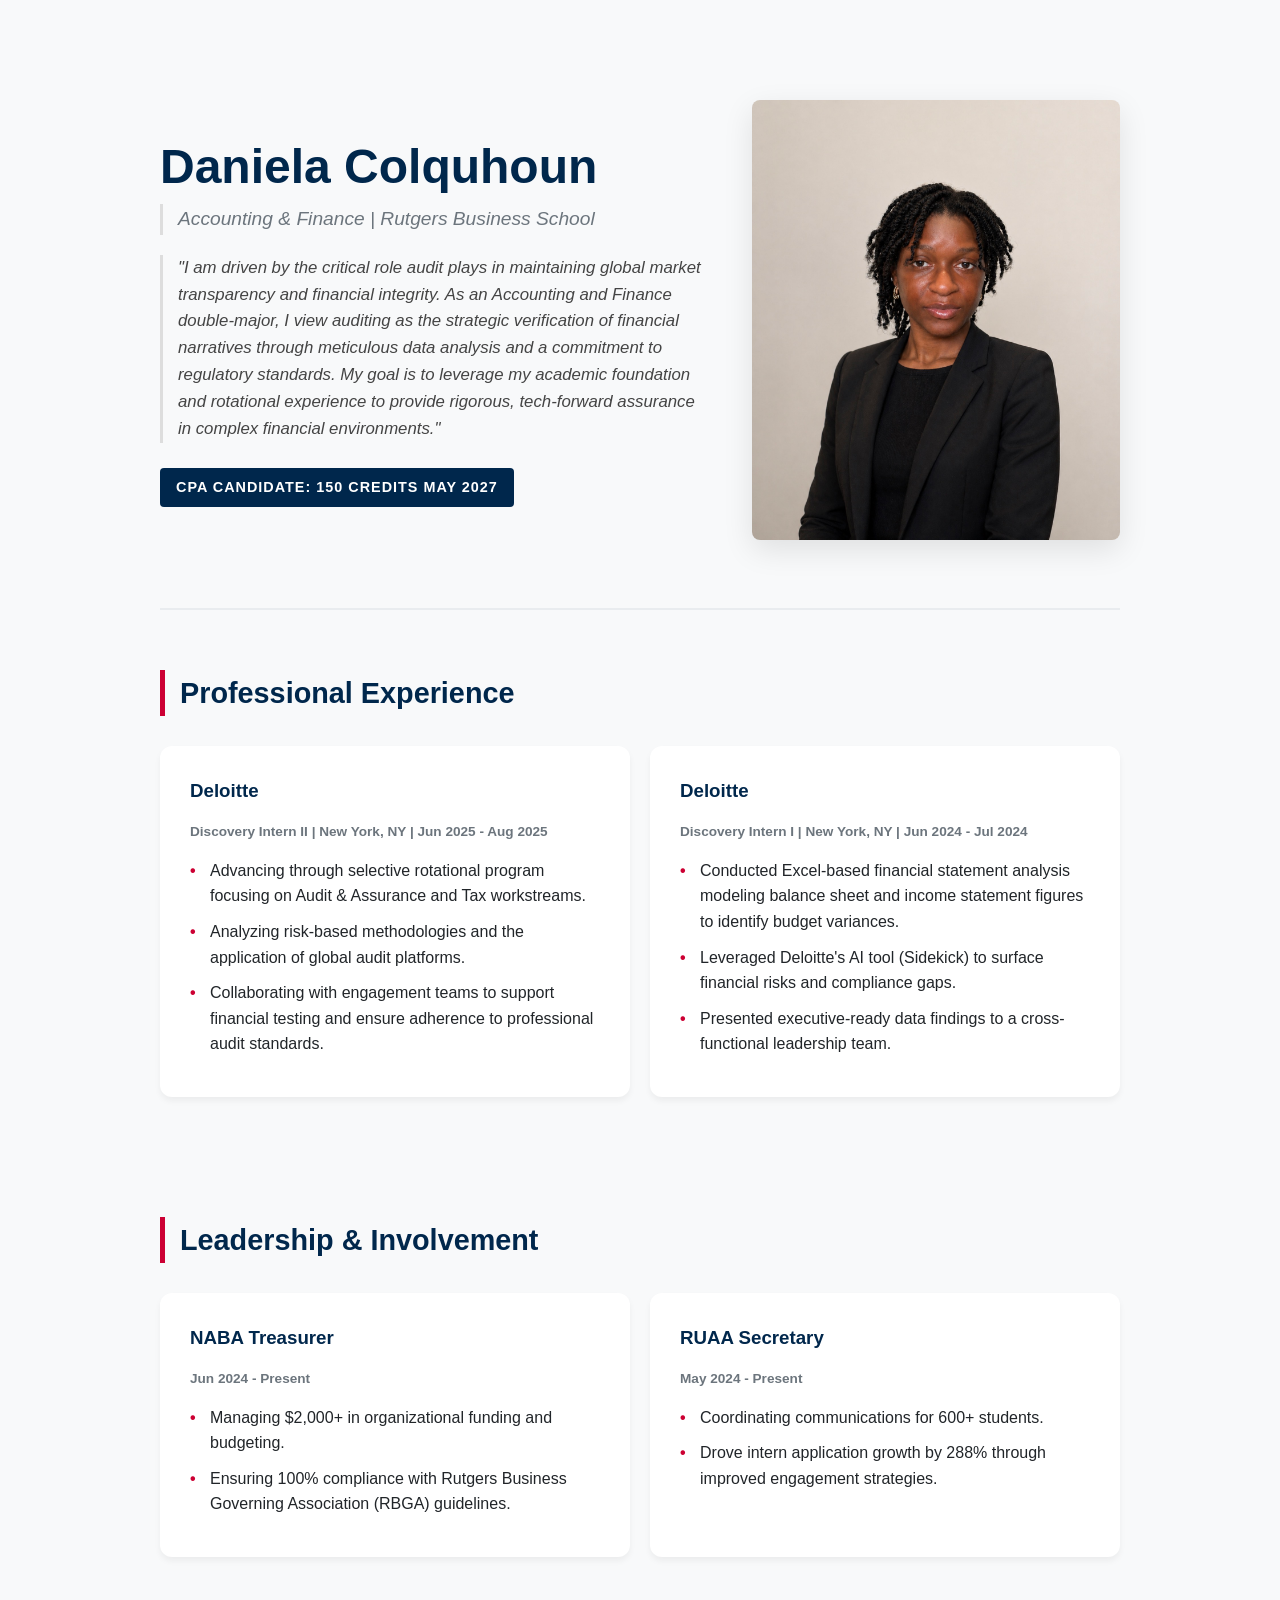
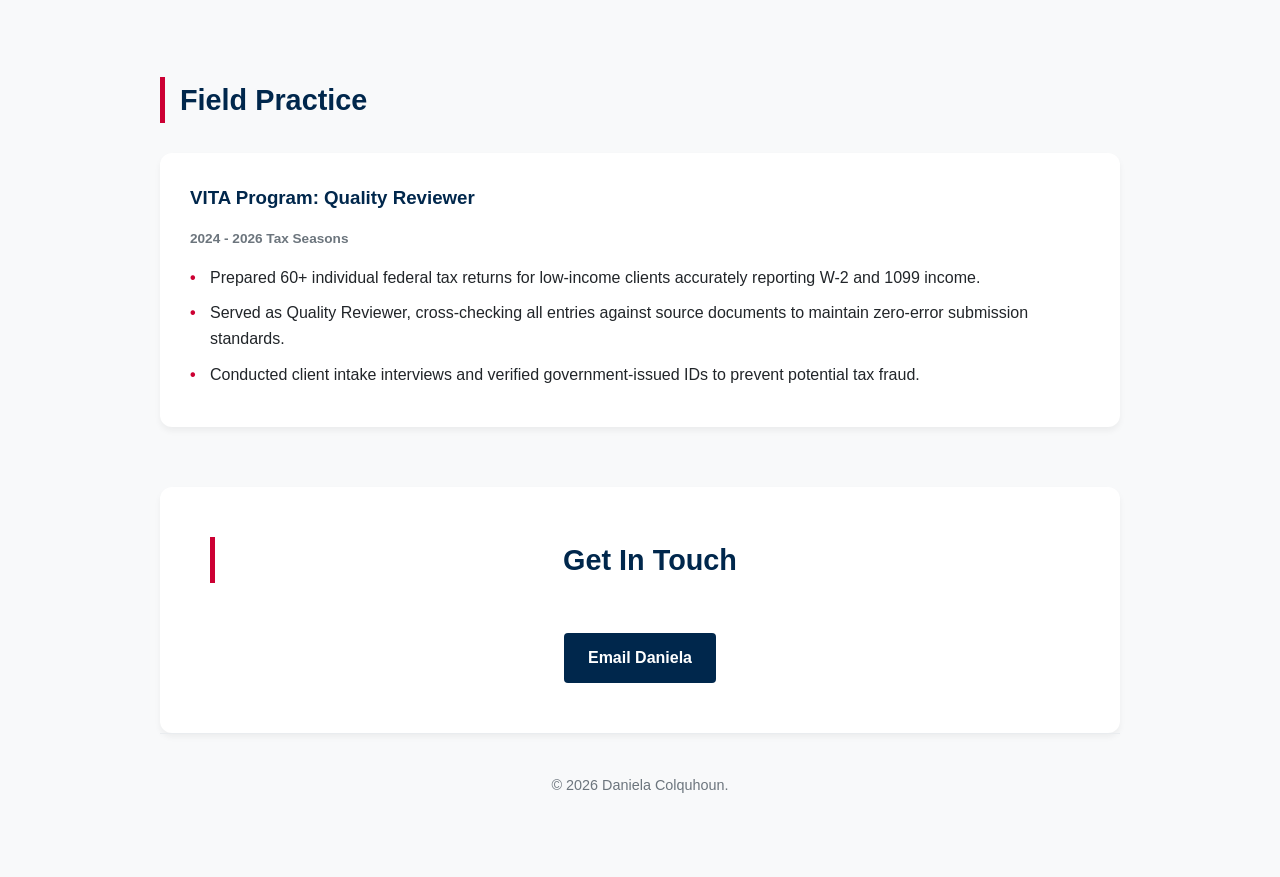
<file: index (2).html>
<!DOCTYPE html>
<html lang="en">
<head>
    <meta charset="UTF-8">
    <meta name="viewport" content="width=device-width, initial-scale=1.0">
    <title>Daniela Colquhoun | Accounting & Finance Portfolio</title>
    <style>
        :root {
            --primary: #00274c; 
            --secondary: #6c757d; 
            --accent: #cc0033; 
            --background: #f8f9fa; 
            --text-dark: #212529;
            --white: #ffffff;
        }

        * { box-sizing: border-box; margin: 0; padding: 0; }

        body {
            font-family: 'Inter', -apple-system, BlinkMacSystemFont, "Segoe UI", Roboto, sans-serif;
            line-height: 1.6;
            color: var(--text-dark);
            background-color: var(--background);
        }

        .container { max-width: 1000px; margin: 0 auto; padding: 40px 20px; }

        .hero {
            display: grid;
            grid-template-columns: 1.2fr 0.8fr;
            gap: 40px;
            align-items: center;
            padding: 60px 0;
            border-bottom: 2px solid #e9ecef;
        }

        .hero-text h1 { font-size: 3rem; color: var(--primary); line-height: 1.1; margin-bottom: 10px; }
        .hero-text .subtitle { font-size: 1.2rem; color: var(--secondary); font-weight: 500; margin-bottom: 20px; }
        .hero-text p { font-size: 1.05rem; margin-bottom: 25px; color: #444; border-left: 3px solid #ddd; padding-left: 15px; font-style: italic; }

        .profile-pic { width: 100%; border-radius: 8px; box-shadow: 0 10px 30px rgba(0,0,0,0.1); }

        .badge {
            display: inline-block;
            padding: 8px 16px;
            background: var(--primary);
            color: white;
            border-radius: 4px;
            font-weight: bold;
            font-size: 0.9rem;
            text-transform: uppercase;
            letter-spacing: 1px;
        }

        section { padding: 60px 0; }
        h2 { font-size: 1.8rem; color: var(--primary); margin-bottom: 30px; border-left: 5px solid var(--accent); padding-left: 15px; }

        .bento-grid { display: grid; grid-template-columns: repeat(auto-fit, minmax(300px, 1fr)); gap: 20px; }

        .card { background: var(--white); padding: 30px; border-radius: 12px; box-shadow: 0 4px 6px rgba(0,0,0,0.05); transition: transform 0.3s ease; }
        .card h3 { color: var(--primary); margin-bottom: 15px; }
        .card .date { display: block; font-size: 0.85rem; color: var(--secondary); margin-bottom: 15px; font-weight: 600; }

        ul { list-style-type: none; }
        ul li { position: relative; padding-left: 20px; margin-bottom: 10px; }
        ul li::before { content: "•"; color: var(--accent); position: absolute; left: 0; font-weight: bold; }

        #contact { text-align: center; background: #fff; padding: 50px; border-radius: 12px; box-shadow: 0 4px 6px rgba(0,0,0,0.05); }
        .btn {
            display: inline-block;
            padding: 12px 24px;
            background: var(--primary);
            color: white;
            text-decoration: none;
            border-radius: 4px;
            font-weight: bold;
            margin-top: 20px;
        }

        footer { text-align: center; padding: 40px 0; font-size: 0.9rem; color: var(--secondary); border-top: 1px solid #e9ecef; }

        @media (max-width: 768px) {
            .hero { grid-template-columns: 1fr; text-align: center; }
            .hero-text h1 { font-size: 2.2rem; }
        }
    </style>
</head>
<body>

<div class="container">
    <header class="hero">
        <div class="hero-text">
            <h1>Daniela Colquhoun</h1>
            <p class="subtitle">Accounting & Finance | Rutgers Business School</p>
            <p>
                "I am driven by the critical role audit plays in maintaining global market transparency and financial integrity. As an Accounting and Finance double-major, I view auditing as the strategic verification of financial narratives through meticulous data analysis and a commitment to regulatory standards. My goal is to leverage my academic foundation and rotational experience to provide rigorous, tech-forward assurance in complex financial environments."
            </p>
            <div class="badge-container">
                <span class="badge">CPA Candidate: 150 Credits May 2027</span>
            </div>
        </div>
        <div class="hero-image">
            <img src="Assets/IMG_1152.jpg" alt="Daniela Colquhoun" class="profile-pic">
        </div>
    </header>

    <section id="experience">
        <h2>Professional Experience</h2>
        <div class="bento-grid">
            <div class="card">
                <h3>Deloitte</h3>
                <span class="date">Discovery Intern II | New York, NY | Jun 2025 - Aug 2025</span>
                <ul>
                    <li>Advancing through selective rotational program focusing on Audit & Assurance and Tax workstreams.</li>
                    <li>Analyzing risk-based methodologies and the application of global audit platforms.</li>
                    <li>Collaborating with engagement teams to support financial testing and ensure adherence to professional audit standards.</li>
                </ul>
            </div>

            <div class="card">
                <h3>Deloitte</h3>
                <span class="date">Discovery Intern I | New York, NY | Jun 2024 - Jul 2024</span>
                <ul>
                    <li>Conducted Excel-based financial statement analysis modeling balance sheet and income statement figures to identify budget variances.</li>
                    <li>Leveraged Deloitte's AI tool (Sidekick) to surface financial risks and compliance gaps.</li>
                    <li>Presented executive-ready data findings to a cross-functional leadership team.</li>
                </ul>
            </div>
        </div>
    </section>

    <section id="leadership">
        <h2>Leadership & Involvement</h2>
        <div class="bento-grid">
            <div class="card">
                <h3>NABA Treasurer</h3>
                <span class="date">Jun 2024 - Present</span>
                <ul>
                    <li>Managing $2,000+ in organizational funding and budgeting.</li>
                    <li>Ensuring 100% compliance with Rutgers Business Governing Association (RBGA) guidelines.</li>
                </ul>
            </div>
            <div class="card">
                <h3>RUAA Secretary</h3>
                <span class="date">May 2024 - Present</span>
                <ul>
                    <li>Coordinating communications for 600+ students.</li>
                    <li>Drove intern application growth by 288% through improved engagement strategies.</li>
                </ul>
            </div>
        </div>
    </section>

    <section id="volunteer">
        <h2>Field Practice</h2>
        <div class="card" style="width: 100%;">
            <h3>VITA Program: Quality Reviewer</h3>
            <span class="date">2024 - 2026 Tax Seasons</span>
            <ul>
                <li>Prepared 60+ individual federal tax returns for low-income clients accurately reporting W-2 and 1099 income.</li>
                <li>Served as Quality Reviewer, cross-checking all entries against source documents to maintain zero-error submission standards.</li>
                <li>Conducted client intake interviews and verified government-issued IDs to prevent potential tax fraud.</li>
            </ul>
        </div>
    </section>

    <section id="contact">
        <h2>Get In Touch</h2>
        <a href="mailto:daniela.colquhoun@gmail.com" class="btn">Email Daniela</a>
    </section>

    <footer>
        <p>&copy; 2026 Daniela Colquhoun.</p>
    </footer>
</div>

</body>
</html>
</file>
